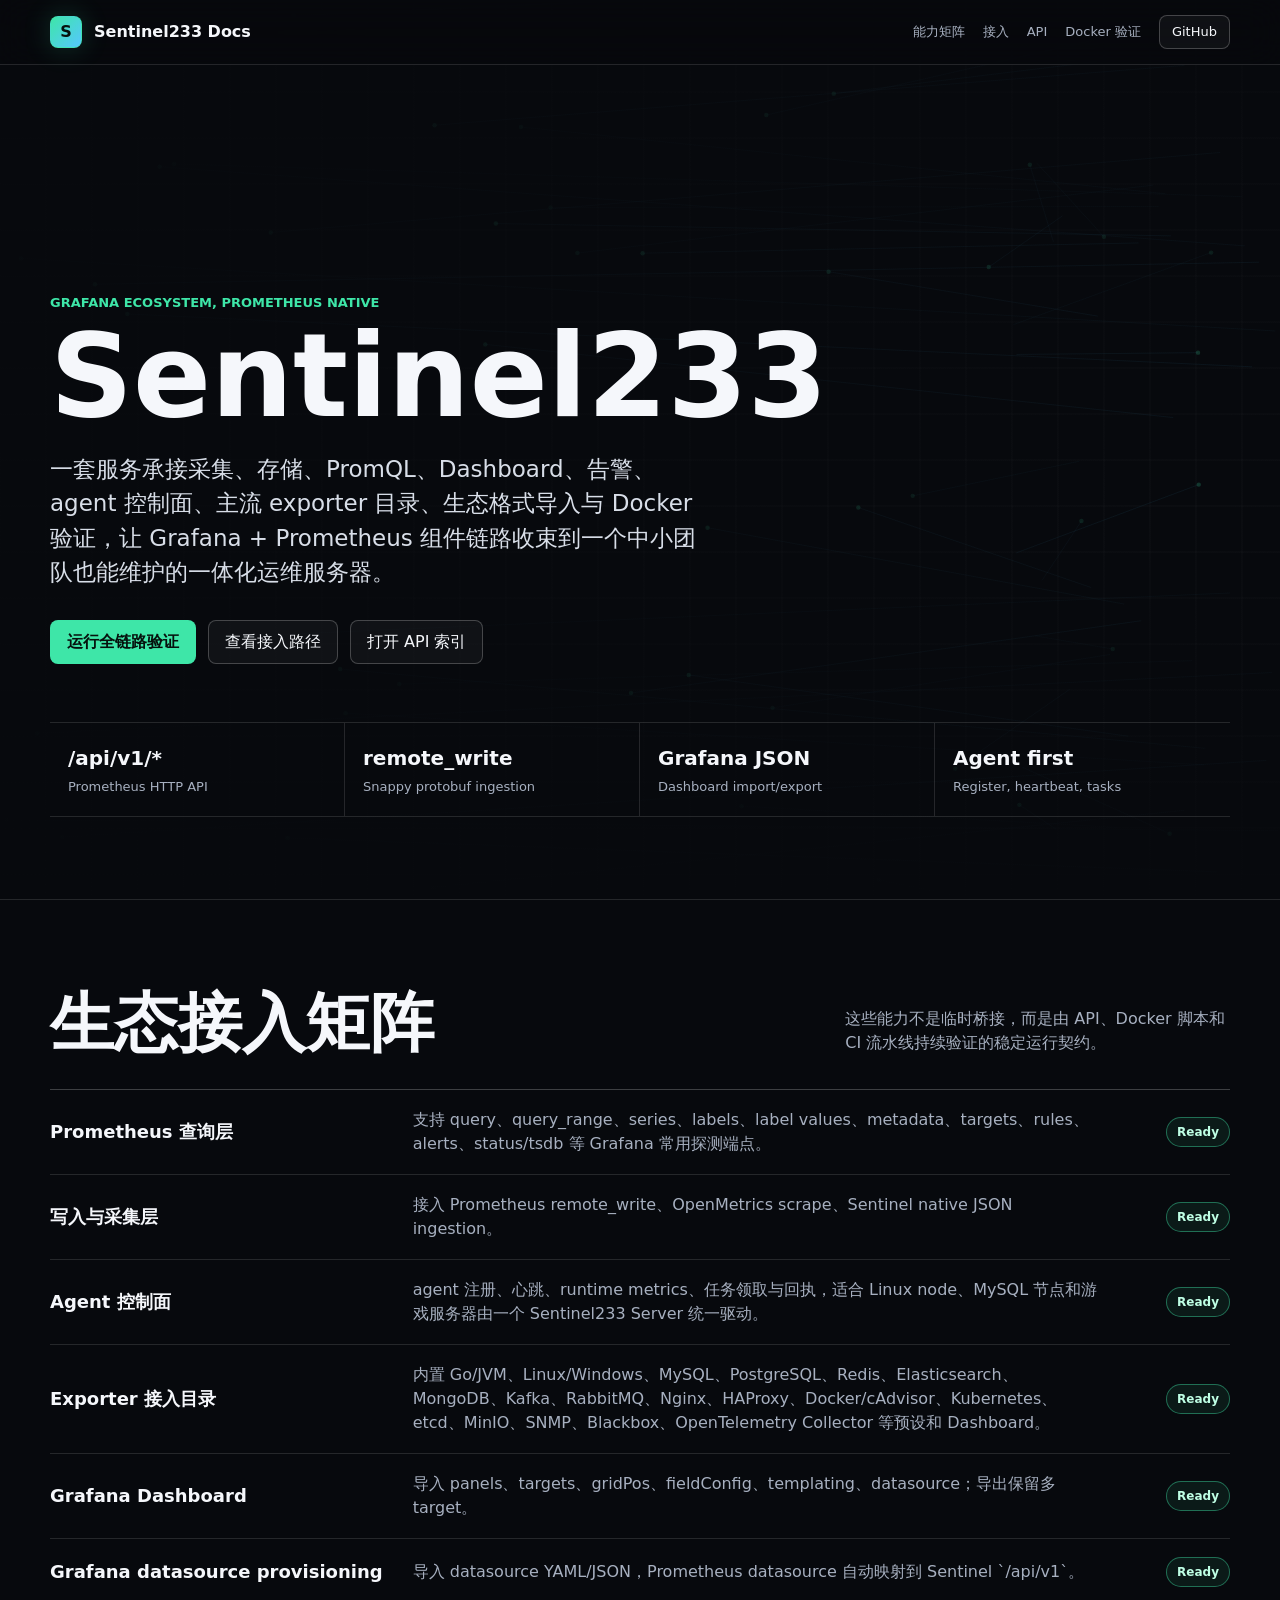
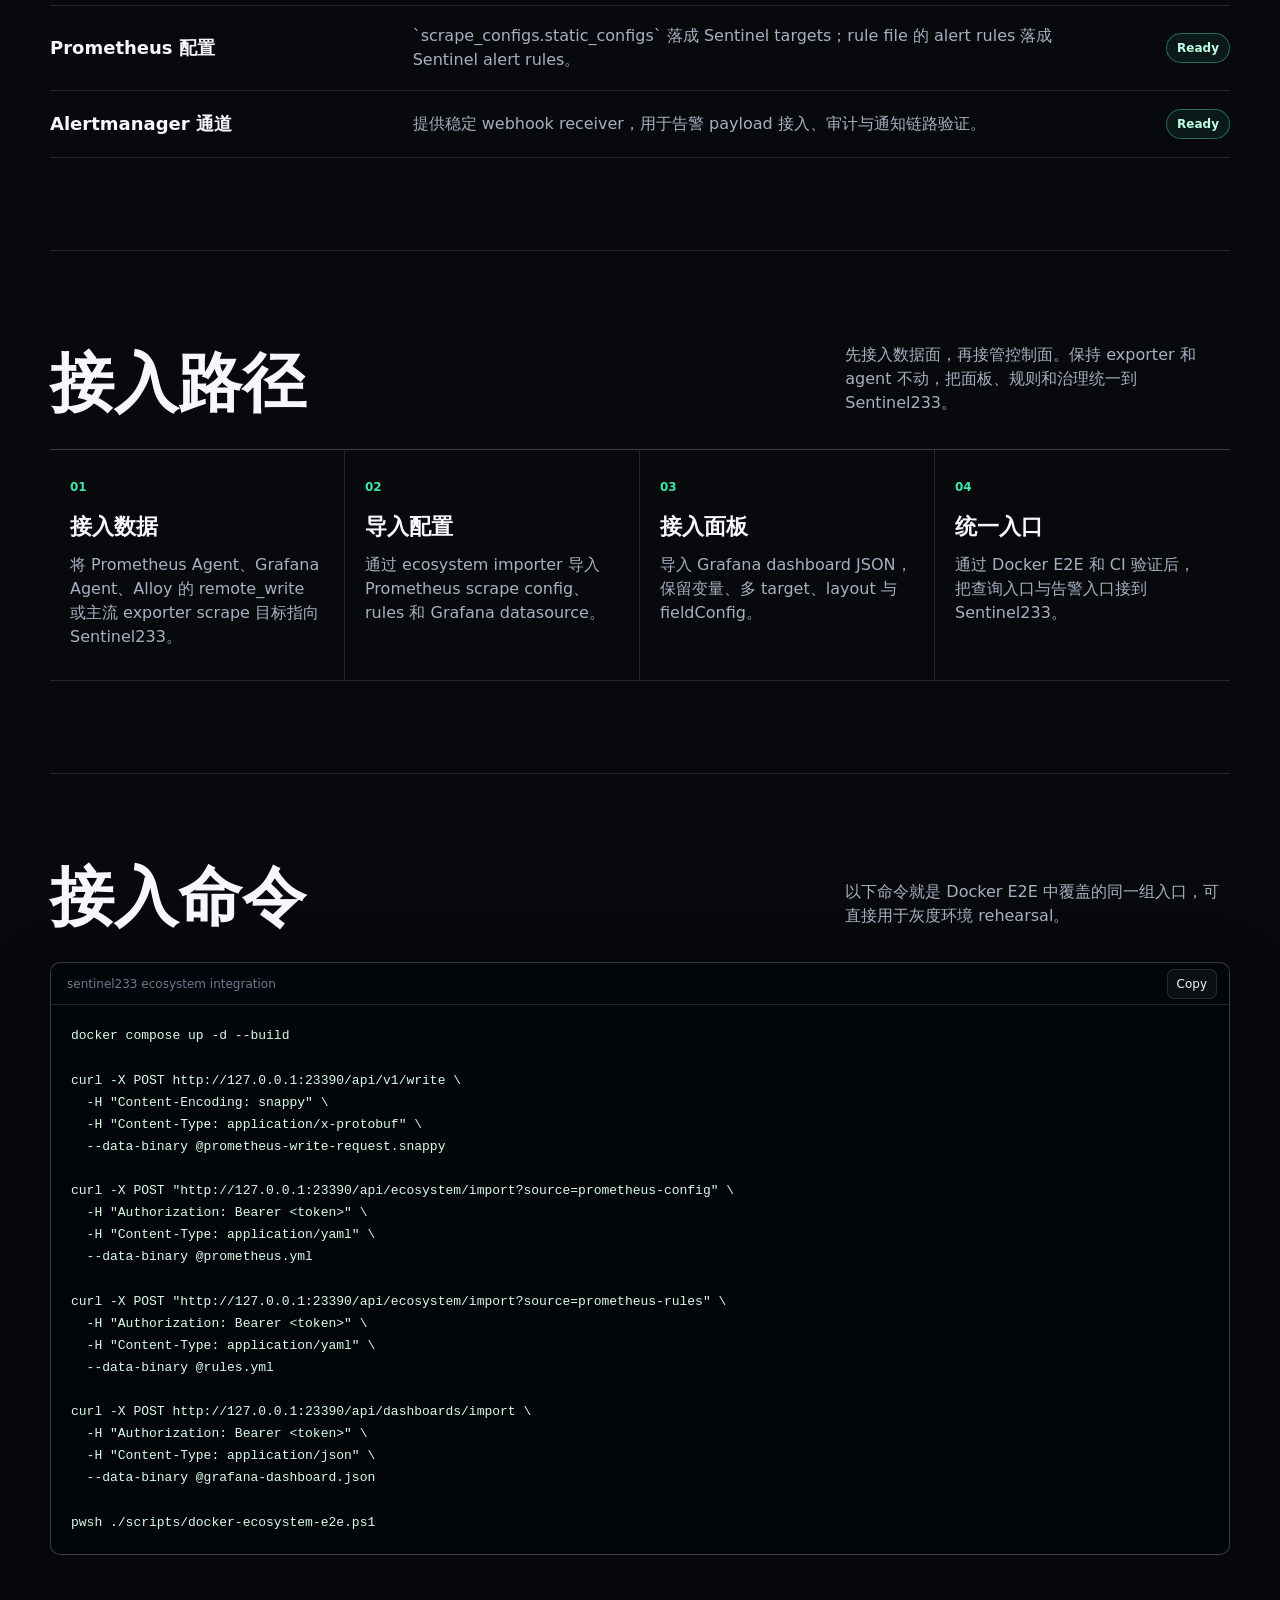
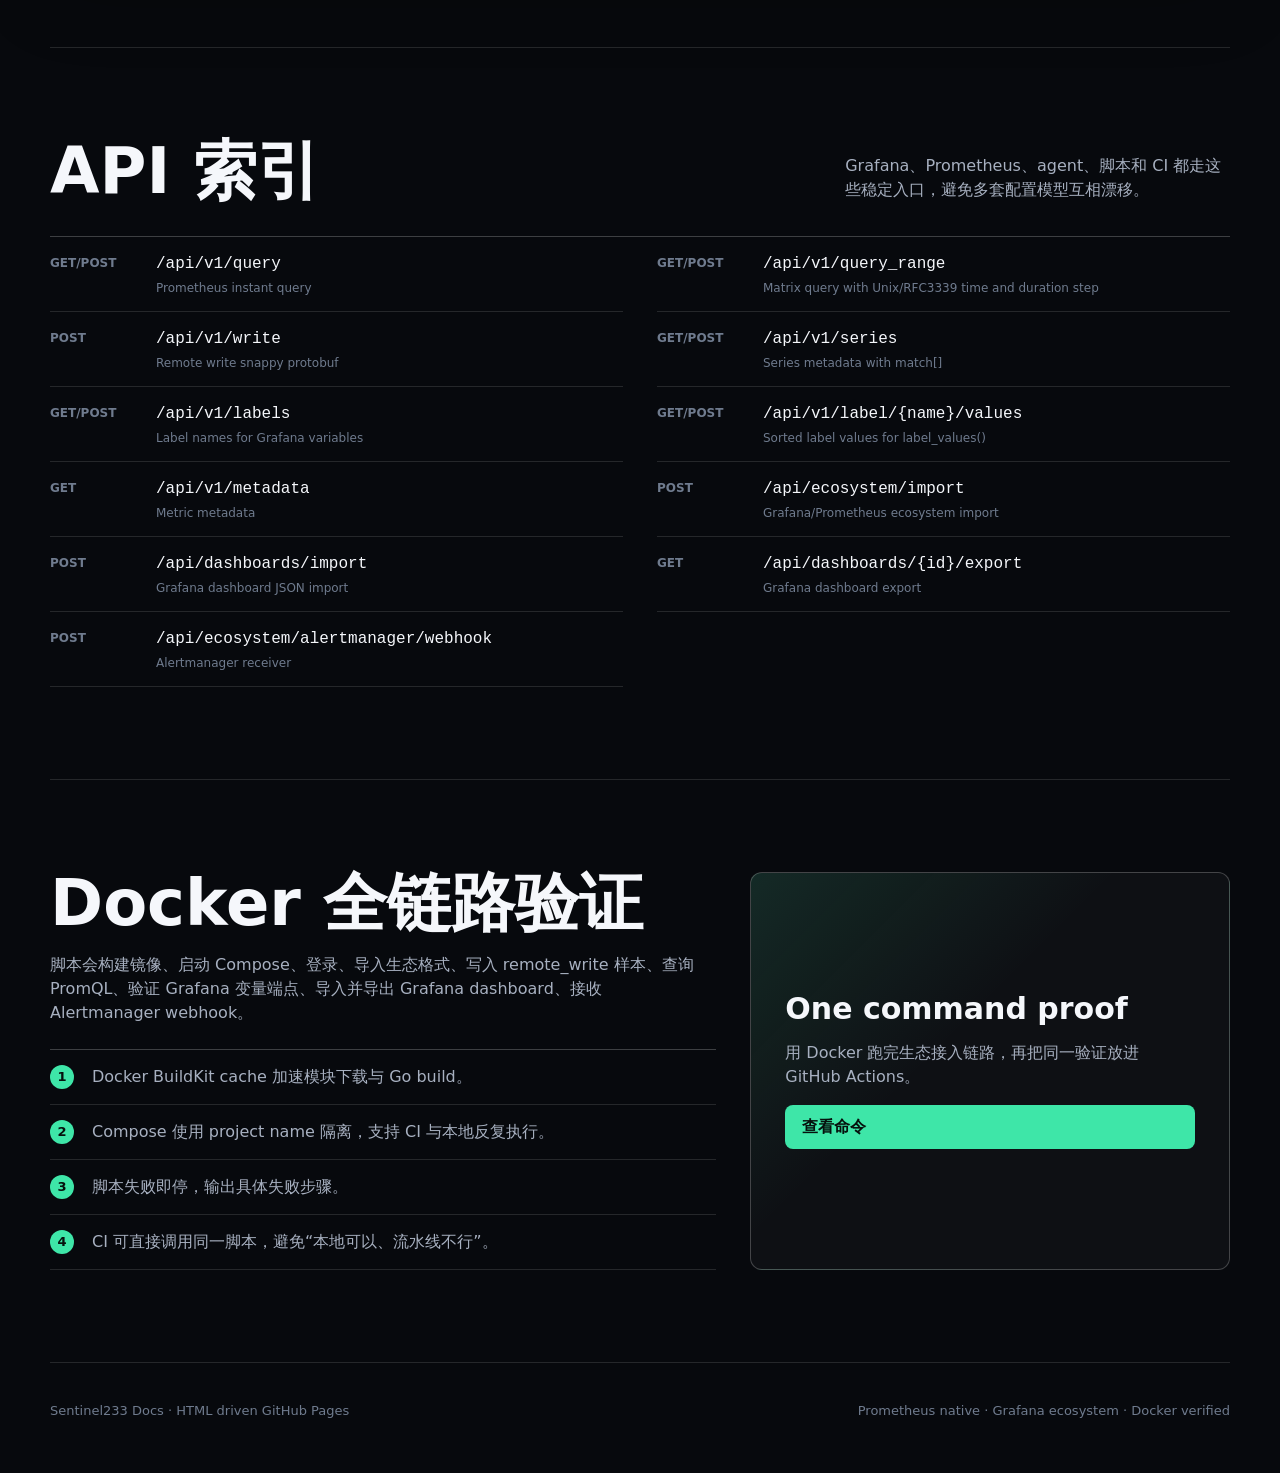
<file: site/index.html>
<!doctype html>
<html lang="zh-CN">
<head>
  <meta charset="utf-8">
  <meta name="viewport" content="width=device-width, initial-scale=1">
  <meta name="description" content="Sentinel233: one operations server for Prometheus storage, Grafana ecosystem dashboards, agent-first automation, alerting, and Docker verified operations.">
  <title>Sentinel233 Docs</title>
  <style>
    :root {
      --bg: #07090d;
      --ink: #f5f7fb;
      --muted: #a7b0c0;
      --dim: #6f7b8e;
      --line: rgba(255,255,255,.12);
      --line-strong: rgba(255,255,255,.22);
      --panel: rgba(15,20,29,.72);
      --accent: #3ee6a8;
      --accent-2: #55c7ff;
      --warn: #ffd166;
      --danger: #ff6b8a;
      --max: 1180px;
    }

    * { box-sizing: border-box; }
    html { scroll-behavior: smooth; }
    body {
      margin: 0;
      color: var(--ink);
      background: var(--bg);
      font-family: Inter, ui-sans-serif, system-ui, -apple-system, BlinkMacSystemFont, "Segoe UI", sans-serif;
      line-height: 1.5;
    }
    a { color: inherit; text-decoration: none; }
    button, code { font: inherit; }
    code, pre {
      font-family: "Cascadia Code", "SFMono-Regular", Consolas, monospace;
    }

    .progress {
      position: fixed;
      inset: 0 auto auto 0;
      width: 0;
      height: 3px;
      z-index: 80;
      background: linear-gradient(90deg, var(--accent), var(--accent-2));
      box-shadow: 0 0 22px rgba(62,230,168,.45);
    }

    .topbar {
      position: fixed;
      inset: 0 0 auto;
      z-index: 70;
      display: flex;
      justify-content: center;
      border-bottom: 1px solid var(--line);
      background: rgba(7,9,13,.76);
      backdrop-filter: blur(18px);
    }
    .topbar-inner {
      width: min(var(--max), calc(100% - 32px));
      min-height: 64px;
      display: flex;
      align-items: center;
      justify-content: space-between;
      gap: 20px;
    }
    .brand {
      display: flex;
      align-items: center;
      gap: 12px;
      font-weight: 800;
    }
    .mark {
      width: 32px;
      height: 32px;
      display: grid;
      place-items: center;
      border: 1px solid rgba(62,230,168,.5);
      border-radius: 8px;
      color: #06110d;
      background: linear-gradient(135deg, var(--accent), var(--accent-2));
      box-shadow: 0 0 28px rgba(62,230,168,.2);
    }
    nav {
      display: flex;
      align-items: center;
      gap: 18px;
      color: var(--muted);
      font-size: 13px;
    }
    nav a { transition: color .18s ease; }
    nav a:hover, nav a.active { color: var(--ink); }
    .nav-action {
      min-height: 34px;
      display: inline-flex;
      align-items: center;
      border: 1px solid var(--line-strong);
      border-radius: 8px;
      padding: 0 12px;
      color: var(--ink);
      background: rgba(255,255,255,.04);
    }

    .hero {
      position: relative;
      min-height: 100svh;
      display: grid;
      align-items: end;
      overflow: hidden;
      border-bottom: 1px solid var(--line);
    }
    #hero-canvas {
      position: absolute;
      inset: 0;
      width: 100%;
      height: 100%;
      opacity: .92;
    }
    .hero::after {
      content: "";
      position: absolute;
      inset: 0;
      background:
        linear-gradient(90deg, rgba(7,9,13,.92) 0%, rgba(7,9,13,.64) 45%, rgba(7,9,13,.16) 100%),
        linear-gradient(0deg, var(--bg) 0%, rgba(7,9,13,.2) 42%, rgba(7,9,13,.74) 100%);
      pointer-events: none;
    }
    .hero-content {
      position: relative;
      z-index: 1;
      width: min(var(--max), calc(100% - 32px));
      margin: 0 auto;
      padding: 132px 0 82px;
    }
    .eyebrow {
      color: var(--accent);
      font-size: 13px;
      font-weight: 800;
      text-transform: uppercase;
    }
    h1 {
      margin: 14px 0 0;
      max-width: 820px;
      font-size: clamp(52px, 9vw, 132px);
      line-height: .88;
      letter-spacing: 0;
    }
    .hero-copy {
      max-width: 650px;
      margin-top: 24px;
      color: #d8dee8;
      font-size: clamp(18px, 2vw, 23px);
    }
    .hero-actions {
      display: flex;
      flex-wrap: wrap;
      gap: 12px;
      margin-top: 30px;
    }
    .button {
      min-height: 44px;
      display: inline-flex;
      align-items: center;
      gap: 9px;
      border: 1px solid var(--line-strong);
      border-radius: 8px;
      padding: 0 16px;
      background: rgba(255,255,255,.04);
      color: var(--ink);
      transition: transform .18s ease, border-color .18s ease, background .18s ease;
    }
    .button:hover { transform: translateY(-2px); border-color: rgba(62,230,168,.6); background: rgba(62,230,168,.08); }
    .button.primary {
      border-color: rgba(62,230,168,.72);
      color: #06110d;
      background: var(--accent);
      font-weight: 800;
    }
    .hero-proof {
      margin-top: 58px;
      display: grid;
      grid-template-columns: repeat(4, minmax(0, 1fr));
      border-top: 1px solid var(--line);
      border-bottom: 1px solid var(--line);
    }
    .proof-item {
      padding: 20px 18px;
      border-right: 1px solid var(--line);
    }
    .proof-item:last-child { border-right: 0; }
    .proof-item strong { display: block; font-size: 20px; }
    .proof-item span { display: block; margin-top: 4px; color: var(--muted); font-size: 13px; }

    main { position: relative; }
    section {
      width: min(var(--max), calc(100% - 32px));
      margin: 0 auto;
      padding: 92px 0;
      border-bottom: 1px solid var(--line);
    }
    .section-head {
      display: grid;
      grid-template-columns: minmax(0, .82fr) minmax(280px, .42fr);
      gap: 44px;
      align-items: end;
      margin-bottom: 34px;
    }
    h2 {
      margin: 0;
      font-size: clamp(34px, 5vw, 68px);
      line-height: .98;
      letter-spacing: 0;
    }
    .section-head p {
      margin: 0;
      color: var(--muted);
      font-size: 16px;
    }

    .matrix {
      border-top: 1px solid var(--line-strong);
    }
    .matrix-row {
      display: grid;
      grid-template-columns: minmax(220px, .7fr) minmax(0, 1.4fr) 112px;
      gap: 20px;
      align-items: center;
      padding: 18px 0;
      border-bottom: 1px solid var(--line);
    }
    .matrix-row strong { font-size: 18px; }
    .matrix-row p { margin: 0; color: var(--muted); }
    .status {
      justify-self: end;
      border: 1px solid rgba(62,230,168,.42);
      border-radius: 999px;
      padding: 5px 10px;
      color: #bfffe5;
      background: rgba(62,230,168,.08);
      font-size: 12px;
      font-weight: 800;
    }

    .flow {
      display: grid;
      grid-template-columns: repeat(4, minmax(0, 1fr));
      border-top: 1px solid var(--line-strong);
      border-bottom: 1px solid var(--line);
    }
    .flow-step {
      min-height: 230px;
      padding: 24px 20px;
      border-right: 1px solid var(--line);
    }
    .flow-step:last-child { border-right: 0; }
    .flow-step span { color: var(--accent); font-size: 12px; font-weight: 900; }
    .flow-step h3 { margin: 12px 0 10px; font-size: 22px; }
    .flow-step p { margin: 0; color: var(--muted); }

    .terminal {
      border: 1px solid var(--line-strong);
      border-radius: 10px;
      overflow: hidden;
      background: rgba(2,5,10,.78);
      box-shadow: 0 30px 80px rgba(0,0,0,.28);
    }
    .terminal-bar {
      min-height: 42px;
      display: flex;
      align-items: center;
      justify-content: space-between;
      gap: 12px;
      padding: 0 12px 0 16px;
      border-bottom: 1px solid var(--line);
      color: var(--dim);
      font-size: 12px;
    }
    .copy {
      border: 1px solid var(--line);
      border-radius: 7px;
      padding: 5px 9px;
      color: var(--ink);
      background: rgba(255,255,255,.04);
      cursor: pointer;
    }
    pre {
      margin: 0;
      padding: 20px;
      overflow: auto;
      color: #d9fbe8;
      font-size: 13px;
      line-height: 1.7;
    }

    .api-grid {
      display: grid;
      grid-template-columns: 1fr 1fr;
      gap: 0 34px;
      border-top: 1px solid var(--line-strong);
    }
    .api-row {
      display: grid;
      grid-template-columns: 92px minmax(0, 1fr);
      gap: 14px;
      padding: 14px 0;
      border-bottom: 1px solid var(--line);
    }
    .method {
      color: var(--accent-2);
      font-size: 12px;
      font-weight: 900;
    }
    .api-row code { color: var(--ink); overflow-wrap: anywhere; }
    .api-row span { display: block; margin-top: 3px; color: var(--dim); font-size: 12px; }

    .split {
      display: grid;
      grid-template-columns: minmax(0, 1fr) minmax(320px, .72fr);
      gap: 34px;
      align-items: stretch;
    }
    .checklist {
      border-top: 1px solid var(--line-strong);
    }
    .check {
      display: grid;
      grid-template-columns: 28px minmax(0, 1fr);
      gap: 14px;
      padding: 15px 0;
      border-bottom: 1px solid var(--line);
      color: var(--muted);
    }
    .check b {
      width: 24px;
      height: 24px;
      display: grid;
      place-items: center;
      border-radius: 50%;
      color: #06110d;
      background: var(--accent);
      font-size: 13px;
    }

    .release {
      min-height: 280px;
      display: grid;
      align-content: center;
      border: 1px solid var(--line-strong);
      border-radius: 12px;
      padding: 34px;
      background:
        linear-gradient(135deg, rgba(62,230,168,.12), transparent 42%),
        rgba(255,255,255,.03);
    }
    .release h3 { margin: 0; font-size: 30px; line-height: 1.05; }
    .release p { color: var(--muted); }
    footer {
      width: min(var(--max), calc(100% - 32px));
      margin: 0 auto;
      padding: 38px 0 58px;
      display: flex;
      justify-content: space-between;
      gap: 20px;
      color: var(--dim);
      font-size: 13px;
    }

    .reveal {
      opacity: 0;
      transform: translateY(24px);
      transition: opacity .6s ease, transform .6s ease;
    }
    .reveal.visible { opacity: 1; transform: translateY(0); }

    @media (max-width: 900px) {
      nav a:not(.nav-action) { display: none; }
      .hero-proof, .flow, .section-head, .split, .api-grid { grid-template-columns: 1fr; }
      .proof-item, .flow-step { border-right: 0; border-bottom: 1px solid var(--line); }
      .matrix-row { grid-template-columns: 1fr; }
      .status { justify-self: start; }
      section { padding: 66px 0; }
    }
  </style>
</head>
<body>
  <div class="progress" id="progress"></div>
  <header class="topbar">
    <div class="topbar-inner">
      <a class="brand" href="#top"><span class="mark">S</span><span>Sentinel233 Docs</span></a>
      <nav>
        <a href="#matrix">能力矩阵</a>
        <a href="#migration">接入</a>
        <a href="#api">API</a>
        <a href="#docker">Docker 验证</a>
        <a class="nav-action" href="https://github.com/neko233-com/Sentinel233">GitHub</a>
      </nav>
    </div>
  </header>

  <div class="hero" id="top">
    <canvas id="hero-canvas" aria-hidden="true"></canvas>
    <div class="hero-content">
      <div class="eyebrow">Grafana ecosystem, Prometheus native</div>
      <h1>Sentinel233</h1>
      <p class="hero-copy">一套服务承接采集、存储、PromQL、Dashboard、告警、agent 控制面、主流 exporter 目录、生态格式导入与 Docker 验证，让 Grafana + Prometheus 组件链路收束到一个中小团队也能维护的一体化运维服务器。</p>
      <div class="hero-actions">
        <a class="button primary" href="#docker">运行全链路验证</a>
        <a class="button" href="#migration">查看接入路径</a>
        <a class="button" href="#api">打开 API 索引</a>
      </div>
      <div class="hero-proof">
        <div class="proof-item"><strong>/api/v1/*</strong><span>Prometheus HTTP API</span></div>
        <div class="proof-item"><strong>remote_write</strong><span>Snappy protobuf ingestion</span></div>
        <div class="proof-item"><strong>Grafana JSON</strong><span>Dashboard import/export</span></div>
        <div class="proof-item"><strong>Agent first</strong><span>Register, heartbeat, tasks</span></div>
      </div>
    </div>
  </div>

  <main>
    <section id="matrix" class="reveal">
      <div class="section-head">
        <h2>生态接入矩阵</h2>
        <p>这些能力不是临时桥接，而是由 API、Docker 脚本和 CI 流水线持续验证的稳定运行契约。</p>
      </div>
      <div class="matrix">
        <div class="matrix-row"><strong>Prometheus 查询层</strong><p>支持 query、query_range、series、labels、label values、metadata、targets、rules、alerts、status/tsdb 等 Grafana 常用探测端点。</p><span class="status">Ready</span></div>
        <div class="matrix-row"><strong>写入与采集层</strong><p>接入 Prometheus remote_write、OpenMetrics scrape、Sentinel native JSON ingestion。</p><span class="status">Ready</span></div>
        <div class="matrix-row"><strong>Agent 控制面</strong><p>agent 注册、心跳、runtime metrics、任务领取与回执，适合 Linux node、MySQL 节点和游戏服务器由一个 Sentinel233 Server 统一驱动。</p><span class="status">Ready</span></div>
        <div class="matrix-row"><strong>Exporter 接入目录</strong><p>内置 Go/JVM、Linux/Windows、MySQL、PostgreSQL、Redis、Elasticsearch、MongoDB、Kafka、RabbitMQ、Nginx、HAProxy、Docker/cAdvisor、Kubernetes、etcd、MinIO、SNMP、Blackbox、OpenTelemetry Collector 等预设和 Dashboard。</p><span class="status">Ready</span></div>
        <div class="matrix-row"><strong>Grafana Dashboard</strong><p>导入 panels、targets、gridPos、fieldConfig、templating、datasource；导出保留多 target。</p><span class="status">Ready</span></div>
        <div class="matrix-row"><strong>Grafana datasource provisioning</strong><p>导入 datasource YAML/JSON，Prometheus datasource 自动映射到 Sentinel `/api/v1`。</p><span class="status">Ready</span></div>
        <div class="matrix-row"><strong>Prometheus 配置</strong><p>`scrape_configs.static_configs` 落成 Sentinel targets；rule file 的 alert rules 落成 Sentinel alert rules。</p><span class="status">Ready</span></div>
        <div class="matrix-row"><strong>Alertmanager 通道</strong><p>提供稳定 webhook receiver，用于告警 payload 接入、审计与通知链路验证。</p><span class="status">Ready</span></div>
      </div>
    </section>

    <section id="migration" class="reveal">
      <div class="section-head">
        <h2>接入路径</h2>
        <p>先接入数据面，再接管控制面。保持 exporter 和 agent 不动，把面板、规则和治理统一到 Sentinel233。</p>
      </div>
      <div class="flow">
        <div class="flow-step"><span>01</span><h3>接入数据</h3><p>将 Prometheus Agent、Grafana Agent、Alloy 的 remote_write 或主流 exporter scrape 目标指向 Sentinel233。</p></div>
        <div class="flow-step"><span>02</span><h3>导入配置</h3><p>通过 ecosystem importer 导入 Prometheus scrape config、rules 和 Grafana datasource。</p></div>
        <div class="flow-step"><span>03</span><h3>接入面板</h3><p>导入 Grafana dashboard JSON，保留变量、多 target、layout 与 fieldConfig。</p></div>
        <div class="flow-step"><span>04</span><h3>统一入口</h3><p>通过 Docker E2E 和 CI 验证后，把查询入口与告警入口接到 Sentinel233。</p></div>
      </div>
    </section>

    <section id="commands" class="reveal">
      <div class="section-head">
        <h2>接入命令</h2>
        <p>以下命令就是 Docker E2E 中覆盖的同一组入口，可直接用于灰度环境 rehearsal。</p>
      </div>
      <div class="terminal">
        <div class="terminal-bar"><span>sentinel233 ecosystem integration</span><button class="copy" data-copy="commands-code">Copy</button></div>
        <pre id="commands-code">docker compose up -d --build

curl -X POST http://127.0.0.1:23390/api/v1/write \
  -H "Content-Encoding: snappy" \
  -H "Content-Type: application/x-protobuf" \
  --data-binary @prometheus-write-request.snappy

curl -X POST "http://127.0.0.1:23390/api/ecosystem/import?source=prometheus-config" \
  -H "Authorization: Bearer &lt;token&gt;" \
  -H "Content-Type: application/yaml" \
  --data-binary @prometheus.yml

curl -X POST "http://127.0.0.1:23390/api/ecosystem/import?source=prometheus-rules" \
  -H "Authorization: Bearer &lt;token&gt;" \
  -H "Content-Type: application/yaml" \
  --data-binary @rules.yml

curl -X POST http://127.0.0.1:23390/api/dashboards/import \
  -H "Authorization: Bearer &lt;token&gt;" \
  -H "Content-Type: application/json" \
  --data-binary @grafana-dashboard.json

pwsh ./scripts/docker-ecosystem-e2e.ps1</pre>
      </div>
    </section>

    <section id="api" class="reveal">
      <div class="section-head">
        <h2>API 索引</h2>
        <p>Grafana、Prometheus、agent、脚本和 CI 都走这些稳定入口，避免多套配置模型互相漂移。</p>
      </div>
      <div class="api-grid">
        <div class="api-row"><span class="method">GET/POST</span><div><code>/api/v1/query</code><span>Prometheus instant query</span></div></div>
        <div class="api-row"><span class="method">GET/POST</span><div><code>/api/v1/query_range</code><span>Matrix query with Unix/RFC3339 time and duration step</span></div></div>
        <div class="api-row"><span class="method">POST</span><div><code>/api/v1/write</code><span>Remote write snappy protobuf</span></div></div>
        <div class="api-row"><span class="method">GET/POST</span><div><code>/api/v1/series</code><span>Series metadata with match[]</span></div></div>
        <div class="api-row"><span class="method">GET/POST</span><div><code>/api/v1/labels</code><span>Label names for Grafana variables</span></div></div>
        <div class="api-row"><span class="method">GET/POST</span><div><code>/api/v1/label/{name}/values</code><span>Sorted label values for label_values()</span></div></div>
        <div class="api-row"><span class="method">GET</span><div><code>/api/v1/metadata</code><span>Metric metadata</span></div></div>
        <div class="api-row"><span class="method">POST</span><div><code>/api/ecosystem/import</code><span>Grafana/Prometheus ecosystem import</span></div></div>
        <div class="api-row"><span class="method">POST</span><div><code>/api/dashboards/import</code><span>Grafana dashboard JSON import</span></div></div>
        <div class="api-row"><span class="method">GET</span><div><code>/api/dashboards/{id}/export</code><span>Grafana dashboard export</span></div></div>
        <div class="api-row"><span class="method">POST</span><div><code>/api/ecosystem/alertmanager/webhook</code><span>Alertmanager receiver</span></div></div>
      </div>
    </section>

    <section id="docker" class="reveal">
      <div class="split">
        <div>
          <div class="section-head" style="display:block;margin-bottom:24px">
            <h2>Docker 全链路验证</h2>
            <p style="margin-top:18px">脚本会构建镜像、启动 Compose、登录、导入生态格式、写入 remote_write 样本、查询 PromQL、验证 Grafana 变量端点、导入并导出 Grafana dashboard、接收 Alertmanager webhook。</p>
          </div>
          <div class="checklist">
            <div class="check"><b>1</b><span>Docker BuildKit cache 加速模块下载与 Go build。</span></div>
            <div class="check"><b>2</b><span>Compose 使用 project name 隔离，支持 CI 与本地反复执行。</span></div>
            <div class="check"><b>3</b><span>脚本失败即停，输出具体失败步骤。</span></div>
            <div class="check"><b>4</b><span>CI 可直接调用同一脚本，避免“本地可以、流水线不行”。</span></div>
          </div>
        </div>
        <div class="release">
          <h3>One command proof</h3>
          <p>用 Docker 跑完生态接入链路，再把同一验证放进 GitHub Actions。</p>
          <a class="button primary" href="#commands">查看命令</a>
        </div>
      </div>
    </section>
  </main>

  <footer>
    <span>Sentinel233 Docs · HTML driven GitHub Pages</span>
    <span>Prometheus native · Grafana ecosystem · Docker verified</span>
  </footer>

  <script>
    const canvas = document.getElementById('hero-canvas');
    const ctx = canvas.getContext('2d');
    let width = 0;
    let height = 0;
    let points = [];

    function resize() {
      const ratio = Math.min(window.devicePixelRatio || 1, 2);
      width = canvas.clientWidth;
      height = canvas.clientHeight;
      canvas.width = width * ratio;
      canvas.height = height * ratio;
      ctx.setTransform(ratio, 0, 0, ratio, 0, 0);
      points = Array.from({ length: Math.floor(width / 28) }, (_, i) => ({
        x: i * 28,
        y: Math.random() * height,
        speed: .35 + Math.random() * .9,
        phase: Math.random() * Math.PI * 2
      }));
    }

    function draw(t) {
      ctx.clearRect(0, 0, width, height);
      const grid = 46;
      ctx.strokeStyle = 'rgba(255,255,255,.055)';
      ctx.lineWidth = 1;
      for (let x = 0; x < width; x += grid) {
        ctx.beginPath();
        ctx.moveTo(x, 0);
        ctx.lineTo(x, height);
        ctx.stroke();
      }
      for (let y = 0; y < height; y += grid) {
        ctx.beginPath();
        ctx.moveTo(0, y);
        ctx.lineTo(width, y);
        ctx.stroke();
      }

      points.forEach((p, i) => {
        p.y += p.speed;
        if (p.y > height + 40) p.y = -40;
        const amp = Math.sin(t / 700 + p.phase) * 22;
        const x = p.x + amp;
        const alpha = .18 + (Math.sin(t / 500 + i) + 1) * .12;
        ctx.fillStyle = `rgba(62,230,168,${alpha})`;
        ctx.beginPath();
        ctx.arc(x, p.y, 2.2, 0, Math.PI * 2);
        ctx.fill();
        ctx.strokeStyle = `rgba(85,199,255,${alpha * .32})`;
        ctx.beginPath();
        ctx.moveTo(x, p.y);
        ctx.lineTo(width - x * .22, p.y + Math.sin(t / 900 + i) * 80);
        ctx.stroke();
      });
      requestAnimationFrame(draw);
    }

    window.addEventListener('resize', resize);
    resize();
    requestAnimationFrame(draw);

    const progress = document.getElementById('progress');
    const navLinks = [...document.querySelectorAll('nav a[href^="#"]')];
    const sections = [...document.querySelectorAll('section[id]')];
    function onScroll() {
      const max = document.documentElement.scrollHeight - window.innerHeight;
      progress.style.width = `${Math.max(0, Math.min(1, window.scrollY / max)) * 100}%`;
      let active = '';
      sections.forEach(section => {
        if (section.getBoundingClientRect().top < window.innerHeight * .45) active = section.id;
      });
      navLinks.forEach(link => link.classList.toggle('active', link.getAttribute('href') === `#${active}`));
    }
    window.addEventListener('scroll', onScroll, { passive: true });
    onScroll();

    const observer = new IntersectionObserver(entries => {
      entries.forEach(entry => {
        if (entry.isIntersecting) entry.target.classList.add('visible');
      });
    }, { threshold: .14 });
    document.querySelectorAll('.reveal').forEach(el => observer.observe(el));

    document.querySelectorAll('[data-copy]').forEach(button => {
      button.addEventListener('click', async () => {
        const target = document.getElementById(button.dataset.copy);
        await navigator.clipboard.writeText(target.innerText);
        button.textContent = 'Copied';
        setTimeout(() => button.textContent = 'Copy', 1200);
      });
    });
  </script>
</body>
</html>
</file>
